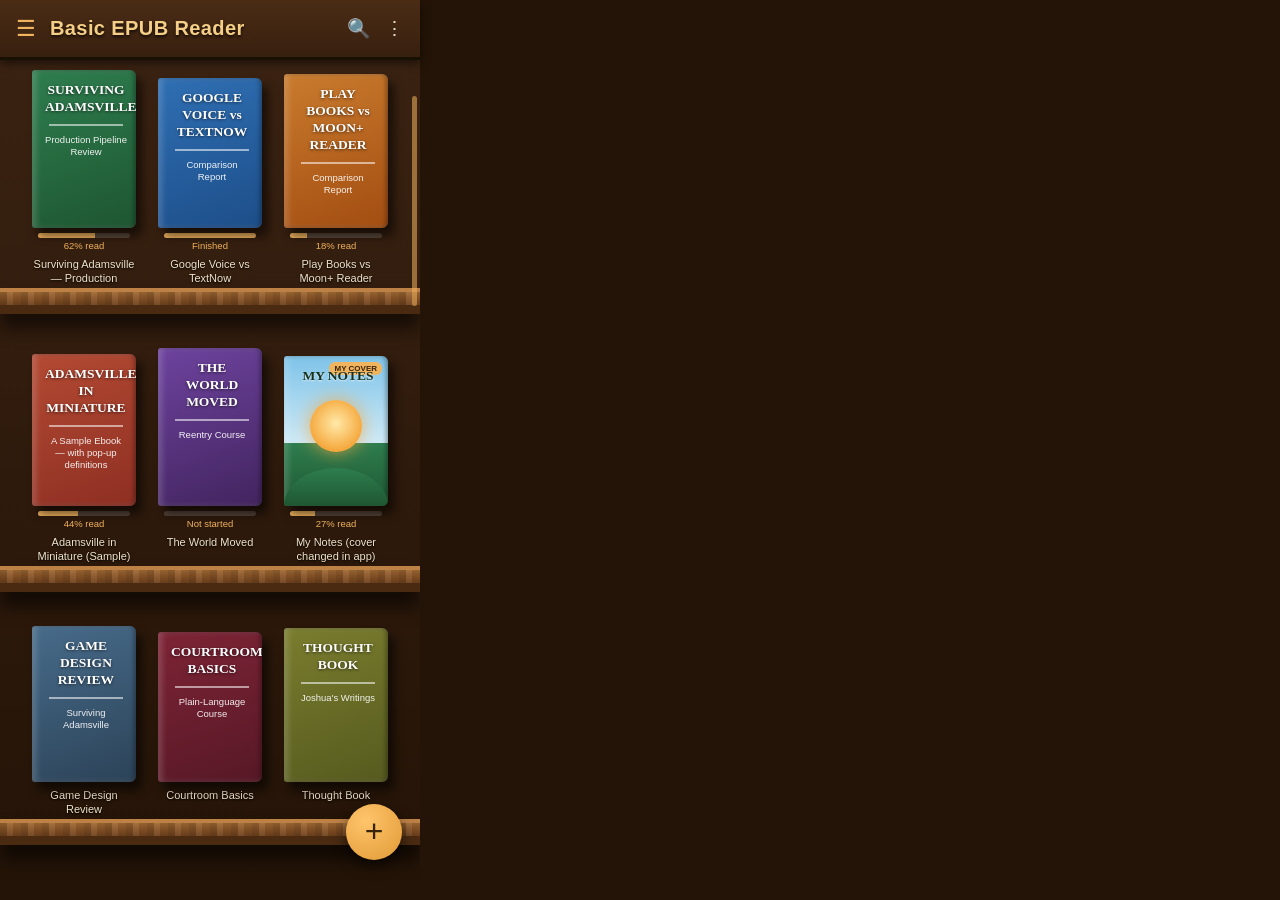
<file: mockups/shelf-v1.html>
<!DOCTYPE html>
<html lang="en">
<head>
<meta charset="utf-8">
<title>Basic EPUB Reader — Bookshelf (mock v1)</title>
<style>
  * { margin:0; padding:0; box-sizing:border-box; font-family: Georgia, 'Times New Roman', serif; }
  body { width:420px; height:880px; overflow:hidden; background:#241407; }
  .phone { width:420px; height:880px; position:relative;
    background:linear-gradient(180deg,#3b2312 0%,#2e1a0c 55%,#241407 100%); }

  /* ---------- top bar ---------- */
  .topbar { height:60px; display:flex; align-items:center; gap:14px; padding:0 16px;
    background:linear-gradient(180deg,#4a2c15,#38200f); border-bottom:3px solid #191004;
    box-shadow:0 3px 8px rgba(0,0,0,.55); position:relative; z-index:5; }
  .topbar .burger { color:#f0b35e; font-size:22px; }
  .topbar h1 { color:#f5cf87; font-size:20px; font-weight:bold; letter-spacing:.4px; flex:1;
    text-shadow:0 2px 3px rgba(0,0,0,.7); font-family:Verdana, sans-serif; }
  .topbar .ic { color:#e8e0d0; font-size:19px; }

  /* ---------- shelves ---------- */
  .library { position:absolute; top:60px; left:0; right:0; bottom:0; overflow:hidden; padding-top:10px; }
  .row { display:flex; justify-content:space-evenly; align-items:flex-end; padding:0 10px; }
  .book { width:104px; text-align:center; }
  .cover { width:104px; border-radius:3px 6px 6px 3px; position:relative; margin:0 auto;
    box-shadow: inset 4px 0 6px rgba(255,255,255,.18), inset -2px 0 4px rgba(0,0,0,.35),
                6px 8px 10px rgba(0,0,0,.55);
    padding:12px 9px 10px 13px; color:#fff; overflow:hidden; }
  .cover .t { font-size:13.5px; font-weight:bold; line-height:1.25; text-shadow:0 1px 3px rgba(0,0,0,.6); }
  .cover .s { font-size:9.5px; margin-top:6px; opacity:.92; line-height:1.3; font-family:Verdana,sans-serif; }
  .cover .rule { height:2px; background:rgba(255,255,255,.55); margin:8px 4px; }
  .caption { color:#efe3cb; font-size:11px; line-height:1.25; height:28px; overflow:hidden;
    margin-top:7px; text-shadow:0 1px 2px #000; font-family:Verdana,sans-serif; }
  .prog { height:5px; border-radius:3px; background:rgba(255,255,255,.18); margin:5px 6px 0; overflow:hidden; }
  .prog i { display:block; height:100%; background:#f0b35e; }
  .pct { color:#f0b35e; font-size:9.5px; font-family:Verdana,sans-serif; margin-top:2px; }

  .shelf { height:26px; margin:2px 0 34px;
    background:
      repeating-linear-gradient(92deg, rgba(0,0,0,.14) 0 7px, rgba(255,255,255,.05) 7px 13px, rgba(0,0,0,.07) 13px 21px),
      linear-gradient(180deg,#a06a35 0%,#8a5527 45%,#6f421e 100%);
    border-top:4px solid #bd8146;
    border-bottom:9px solid #4a2b12;
    box-shadow:0 14px 18px rgba(0,0,0,.6); }

  /* custom cover demo (sunrise) */
  .sun { position:absolute; width:52px; height:52px; border-radius:50%;
    background:radial-gradient(circle at 50% 45%, #ffe9a8, #f5a83d 70%);
    left:26px; top:44px; box-shadow:0 0 18px rgba(245,168,61,.8); }
  .hill { position:absolute; left:0; right:0; bottom:0; height:38px;
    background:linear-gradient(180deg,#2e7d4f,#1e5631); border-radius:50% 50% 0 0/100% 100% 0 0; }
  .tag { position:absolute; top:6px; right:6px; background:#f0b35e; color:#3a2408;
    font-size:8px; font-weight:bold; padding:2px 5px; border-radius:6px; font-family:Verdana,sans-serif; }

  /* scrollbar hint + add button */
  .scrollbar { position:absolute; right:3px; top:96px; width:5px; height:210px; border-radius:3px;
    background:rgba(240,179,94,.55); }
  .addbtn { position:absolute; right:18px; bottom:20px; width:56px; height:56px; border-radius:50%;
    background:radial-gradient(circle at 35% 30%, #ffc46b, #e09a35); color:#3a2408; font-size:32px;
    text-align:center; line-height:54px; font-family:Verdana,sans-serif;
    box-shadow:0 6px 14px rgba(0,0,0,.6); z-index:6; }
</style>
</head>
<body>
<div class="phone">
  <div class="topbar">
    <div class="burger">&#9776;</div>
    <h1>Basic EPUB Reader</h1>
    <div class="ic">&#128269;</div>
    <div class="ic">&#8942;</div>
  </div>

  <div class="library">
    <!-- ROW 1 -->
    <div class="row">
      <div class="book">
        <div class="cover" style="height:158px; background:linear-gradient(160deg,#2e7d4f,#1e5631);">
          <div class="t">SURVIVING ADAMSVILLE</div><div class="rule"></div>
          <div class="s">Production Pipeline Review</div>
        </div>
        <div class="prog"><i style="width:62%"></i></div><div class="pct">62% read</div>
        <div class="caption">Surviving Adamsville — Production Review</div>
      </div>
      <div class="book">
        <div class="cover" style="height:150px; background:linear-gradient(160deg,#2f6fb3,#1d4e89);">
          <div class="t">GOOGLE VOICE vs TEXTNOW</div><div class="rule"></div>
          <div class="s">Comparison Report</div>
        </div>
        <div class="prog"><i style="width:100%"></i></div><div class="pct">Finished</div>
        <div class="caption">Google Voice vs TextNow</div>
      </div>
      <div class="book">
        <div class="cover" style="height:154px; background:linear-gradient(160deg,#c97b2d,#a34d12);">
          <div class="t">PLAY BOOKS vs MOON+ READER</div><div class="rule"></div>
          <div class="s">Comparison Report</div>
        </div>
        <div class="prog"><i style="width:18%"></i></div><div class="pct">18% read</div>
        <div class="caption">Play Books vs Moon+ Reader</div>
      </div>
    </div>
    <div class="shelf"></div>

    <!-- ROW 2 -->
    <div class="row">
      <div class="book">
        <div class="cover" style="height:152px; background:linear-gradient(160deg,#b34a33,#8e2f23);">
          <div class="t">ADAMSVILLE IN MINIATURE</div><div class="rule"></div>
          <div class="s">A Sample Ebook — with pop-up definitions</div>
        </div>
        <div class="prog"><i style="width:44%"></i></div><div class="pct">44% read</div>
        <div class="caption">Adamsville in Miniature (Sample)</div>
      </div>
      <div class="book">
        <div class="cover" style="height:158px; background:linear-gradient(160deg,#6d439e,#43245f);">
          <div class="t">THE WORLD MOVED</div><div class="rule"></div>
          <div class="s">Reentry Course</div>
        </div>
        <div class="prog"><i style="width:0%"></i></div><div class="pct">Not started</div>
        <div class="caption">The World Moved</div>
      </div>
      <div class="book">
        <div class="cover" style="height:150px; background:linear-gradient(180deg,#7ec3e8 0%,#cfeaf7 58%,#2e7d4f 58.2%,#1e5631 100%);">
          <div class="sun"></div><div class="hill"></div><div class="tag">MY COVER</div>
          <div class="t" style="position:relative; color:#17301d; text-shadow:0 1px 2px rgba(255,255,255,.7);">MY NOTES</div>
        </div>
        <div class="prog"><i style="width:27%"></i></div><div class="pct">27% read</div>
        <div class="caption">My Notes (cover changed in app)</div>
      </div>
    </div>
    <div class="shelf"></div>

    <!-- ROW 3 (partly visible — the shelf scrolls) -->
    <div class="row">
      <div class="book">
        <div class="cover" style="height:156px; background:linear-gradient(160deg,#476b8a,#2c4358);">
          <div class="t">GAME DESIGN REVIEW</div><div class="rule"></div>
          <div class="s">Surviving Adamsville</div>
        </div>
        <div class="caption">Game Design Review</div>
      </div>
      <div class="book">
        <div class="cover" style="height:150px; background:linear-gradient(160deg,#7d2436,#571826);">
          <div class="t">COURTROOM BASICS</div><div class="rule"></div>
          <div class="s">Plain-Language Course</div>
        </div>
        <div class="caption">Courtroom Basics</div>
      </div>
      <div class="book">
        <div class="cover" style="height:154px; background:linear-gradient(160deg,#7a7d2e,#565a1e);">
          <div class="t">THOUGHT BOOK</div><div class="rule"></div>
          <div class="s">Joshua's Writings</div>
        </div>
        <div class="caption">Thought Book</div>
      </div>
    </div>
    <div class="shelf"></div>
  </div>

  <div class="scrollbar"></div>
  <div class="addbtn">+</div>
</div>
</body>
</html>
</file>
